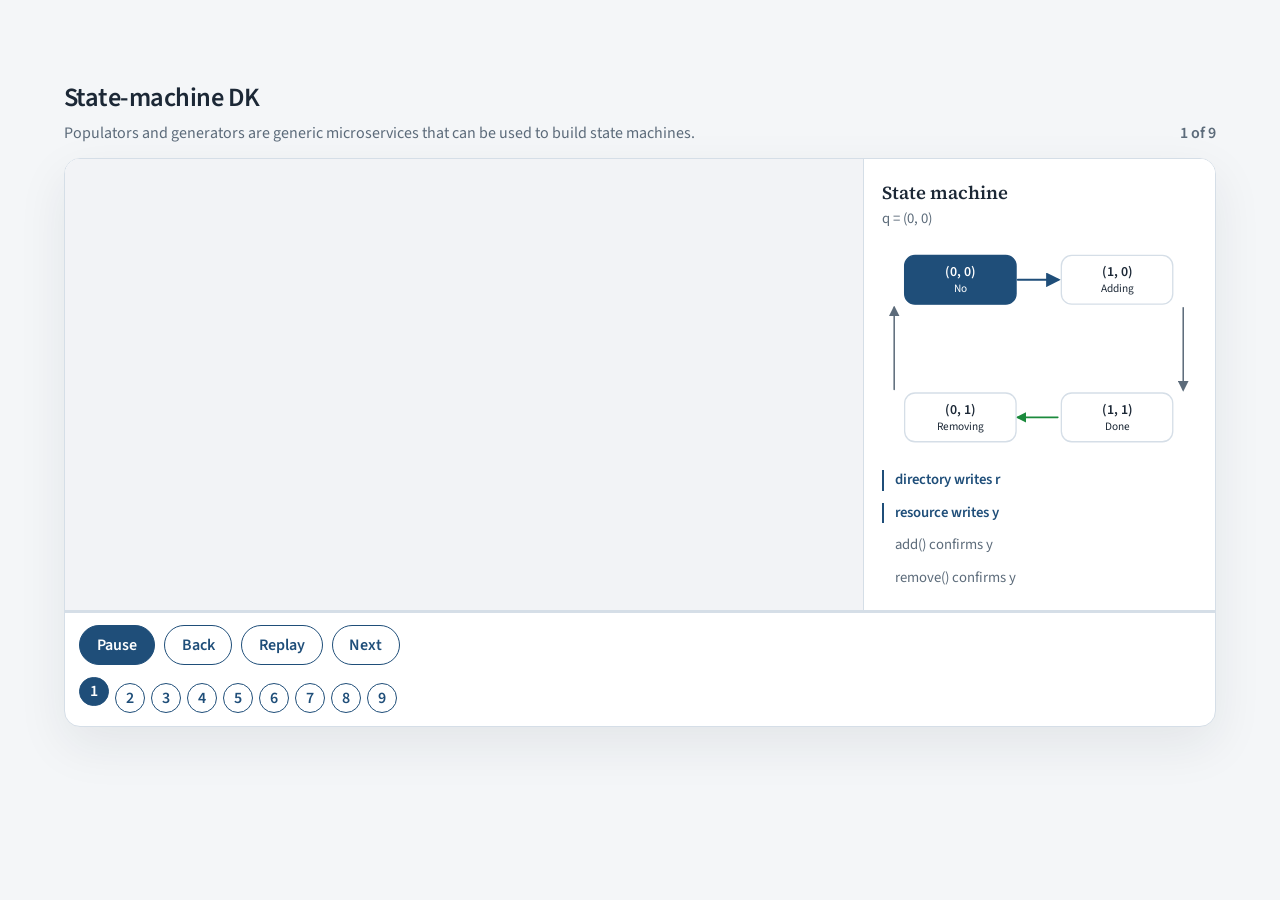
<file: docs/examples/sdk-callback-queue.html>
<!DOCTYPE html>
<html lang="en">
<head>
  <meta charset="utf-8">
  <meta name="viewport" content="width=device-width, initial-scale=1">
  <title>State-machine Development Kit</title>
  <link rel="stylesheet" href="../css/open-props.min.css">
  <link rel="stylesheet" href="../css/main.css">
  <script src="../js/theme.js" defer></script>
  <script src="../js/cycle-player.js" defer></script>
</head>
<body>
<main>
  <div class="cycle-player" data-base="sdk-callback-queue/" data-autostart="now" tabindex="0">
    <div class="top">
      <div>
        <p class="cycle-title">State-machine DK</p>
        <p class="lead">Populators and generators are generic microservices that can be used to build state machines.</p>
      </div>
      <p class="count" aria-live="polite">1 of 9</p>
    </div>
    <div class="player">
      <div class="stage">
        <div class="film">
          <video width="960" height="540" muted playsinline preload="metadata"></video>
        </div>
        <aside class="machine">
          <header class="machine-head">
            <p class="machine-label">State machine</p>
            <p class="machine-state">q = (0, 0)</p>
          </header>
          <svg viewBox="0 0 360 240" role="img" aria-label="State q = (r, y). Directory writes r. add() and remove() confirm y.">
            <defs>
              <marker id="cp-m-green" viewBox="0 0 10 10" refX="8" refY="5" markerWidth="7" markerHeight="7" orient="auto">
                <path d="M 0 0 L 10 5 L 0 10 z"/>
              </marker>
              <marker id="cp-m-ink" viewBox="0 0 10 10" refX="8" refY="5" markerWidth="7" markerHeight="7" orient="auto">
                <path d="M 0 0 L 10 5 L 0 10 z"/>
              </marker>
              <marker id="cp-m-on" viewBox="0 0 10 10" refX="8" refY="5" markerWidth="7" markerHeight="7" orient="auto">
                <path d="M 0 0 L 10 5 L 0 10 z"/>
              </marker>
            </defs>
            <path class="edge dir" data-edge="e-dir-on" data-marker="url(#cp-m-green)" marker-end="url(#cp-m-green)" d="M 156 40 H 202"/>
            <path class="edge gen" data-edge="e-add" data-marker="url(#cp-m-ink)" marker-end="url(#cp-m-ink)" d="M 346 72 V 166"/>
            <path class="edge dir" data-edge="e-dir-off" data-marker="url(#cp-m-green)" marker-end="url(#cp-m-green)" d="M 202 198 H 156"/>
            <path class="edge gen" data-edge="e-remove" data-marker="url(#cp-m-ink)" marker-end="url(#cp-m-ink)" d="M 14 166 V 72"/>
            <g class="node is-on" data-state="s00">
              <rect x="26" y="12" width="128" height="56" rx="12"/>
              <text x="90" y="36" text-anchor="middle" font-size="16" font-weight="700">(0, 0)</text>
              <text class="word" x="90" y="54" text-anchor="middle" font-size="13">No</text>
            </g>
            <g class="node" data-state="s10">
              <rect x="206" y="12" width="128" height="56" rx="12"/>
              <text x="270" y="36" text-anchor="middle" font-size="16" font-weight="700">(1, 0)</text>
              <text class="word" x="270" y="54" text-anchor="middle" font-size="13">Adding</text>
            </g>
            <g class="node" data-state="s11">
              <rect x="206" y="170" width="128" height="56" rx="12"/>
              <text x="270" y="194" text-anchor="middle" font-size="16" font-weight="700">(1, 1)</text>
              <text class="word" x="270" y="212" text-anchor="middle" font-size="13">Done</text>
            </g>
            <g class="node" data-state="s01">
              <rect x="26" y="170" width="128" height="56" rx="12"/>
              <text x="90" y="194" text-anchor="middle" font-size="16" font-weight="700">(0, 1)</text>
              <text class="word" x="90" y="212" text-anchor="middle" font-size="13">Removing</text>
            </g>
          </svg>
          <ul class="actors">
            <li data-actor="directory" class="is-on">directory writes r</li>
            <li data-actor="resource" class="is-on">resource writes y</li>
            <li data-actor="add">add() confirms y</li>
            <li data-actor="remove">remove() confirms y</li>
          </ul>
        </aside>
      </div>
      <div class="track" aria-hidden="true"><span></span></div>
      <div class="controls">
        <button type="button" data-control="pause" aria-pressed="false">Pause</button>
        <button type="button" class="ghost" data-control="back">Back</button>
        <button type="button" class="ghost" data-control="replay" aria-pressed="false">Replay</button>
        <button type="button" class="ghost" data-control="next">Next</button>
        <ol class="dots"></ol>
      </div>
    </div>
  </div>
</main>
</body>
</html>
</file>
<file: docs/css/main.css>
@font-face {
  font-family: "Source Serif 4";
  font-style: normal;
  font-weight: 600;
  font-display: swap;
  src: url("../fonts/source-serif-4-latin-600-normal.woff2") format("woff2");
}

@font-face {
  font-family: "Source Serif 4";
  font-style: italic;
  font-weight: 600;
  font-display: swap;
  src: url("../fonts/source-serif-4-latin-600-italic.woff2") format("woff2");
}

@font-face {
  font-family: "Source Sans 3";
  font-style: normal;
  font-weight: 400;
  font-display: swap;
  src: url("../fonts/source-sans-3-latin-400-normal.woff2") format("woff2");
}

@font-face {
  font-family: "Source Sans 3";
  font-style: italic;
  font-weight: 400;
  font-display: swap;
  src: url("../fonts/source-sans-3-latin-400-italic.woff2") format("woff2");
}

@font-face {
  font-family: "Source Sans 3";
  font-style: normal;
  font-weight: 600;
  font-display: swap;
  src: url("../fonts/source-sans-3-latin-600-normal.woff2") format("woff2");
}

:root {
  --paper: #f4f6f8;
  --ink: #1c2836;
  --muted: #5c6b7a;
  --line: #d5dee7;
  --card: #ffffff;
  --accent: #1f4e79;
  --mark: #1f4e79;
  --mark-ink: #fff;
  --measure: 42rem;
  --frame: 72rem;
  color-scheme: light;
}

[data-theme="dark"] {
  --paper: #1c2836;
  --ink: #f4f6f8;
  --muted: #b4c0cb;
  --line: #3d4d5e;
  --card: #243244;
  --accent: #9ec0e0;
  --mark: #9ec0e0;
  --mark-ink: #1c2836;
  color-scheme: dark;
}

* { box-sizing: border-box; }

body {
  margin: 0;
  background: var(--paper);
  color: var(--ink);
  font-family: "Source Sans 3", var(--font-sans);
  font-size: var(--font-size-1);
  line-height: var(--font-lineheight-3);
}

main {
  width: min(var(--frame), calc(100% - 2 * var(--size-4)));
  margin: 0 auto;
  padding: var(--size-8) 0 var(--size-6);
}

h1, h2, h3 {
  font-family: "Source Serif 4", var(--font-serif);
  font-weight: 600;
  line-height: 1.15;
  margin: 0;
}

h1 { font-size: clamp(2.4rem, 5vw, 3.6rem); }

h2 {
  font-size: var(--font-size-5);
  margin-bottom: var(--size-3);
}

h3 {
  font-family: "Source Sans 3", var(--font-sans);
  font-size: var(--font-size-2);
  margin: var(--size-6) 0 var(--size-3);
}

p, li, dd { max-width: var(--measure); }

main img {
  display: block;
  width: 100%;
  max-width: var(--measure);
  height: auto;
}

button.zoom-trigger {
  display: block;
  width: 100%;
  max-width: var(--measure);
  margin: 0;
  padding: 0;
  border: 0;
  background: none;
  cursor: zoom-in;
  text-align: left;
}

button.zoom-trigger.figure-wide {
  max-width: var(--frame);
}

button.zoom-trigger img {
  width: 100%;
  max-width: none;
  pointer-events: none;
}

img.contact-detail {
  display: inline-block;
  width: auto;
  max-width: none;
  height: 1em;
  vertical-align: -0.15em;
}

.lightbox {
  width: min(96vw, 72rem);
  max-width: 96vw;
  max-height: 96vh;
  margin: auto;
  padding: var(--size-3);
  border: 1px solid var(--line);
  border-radius: var(--radius-2);
  background: var(--paper);
  color: var(--ink);
  box-shadow: none;
}

.lightbox::backdrop {
  background: color-mix(in srgb, #0b1220 72%, transparent);
}

.lightbox-bar {
  display: flex;
  justify-content: flex-end;
  align-items: center;
  gap: var(--size-4);
  margin-bottom: var(--size-3);
}

.lightbox-download,
.lightbox-close {
  margin: 0;
  padding: 0;
  border: 0;
  background: none;
  color: var(--accent);
  font: 600 var(--font-size-0) "Source Sans 3", var(--font-sans);
  text-decoration: none;
  cursor: pointer;
}

.lightbox-download:hover,
.lightbox-close:hover {
  text-decoration: underline;
}

.lightbox-image {
  display: block;
  width: auto;
  max-width: 100%;
  max-height: calc(96vh - 7.5rem);
  height: auto;
  margin: 0 auto;
}

.lightbox-caption {
  max-width: 48rem;
  margin: var(--size-3) auto 0;
  color: var(--muted);
  font-size: var(--font-size-0);
  line-height: 1.45;
  text-align: left;
}

.lightbox-caption[hidden] {
  display: none;
}

a { color: var(--accent); }

code {
  background: var(--card);
  color: var(--ink);
  padding: 0.1em 0.35em;
  border-radius: 0.25rem;
  font-size: 0.95em;
}

pre {
  max-width: var(--frame);
  overflow-x: auto;
  margin: var(--size-4) 0;
  padding: var(--size-3);
  background: var(--card);
  border: 1px solid var(--line);
  line-height: 1.45;
}

pre code {
  background: none;
  padding: 0;
}

table.data {
  border-collapse: collapse;
  max-width: var(--frame);
  margin: var(--size-4) 0;
}

table.data th,
table.data td {
  border-bottom: 1px solid var(--line);
  padding: 0.45rem 1rem 0.45rem 0;
  text-align: left;
  vertical-align: top;
}

a:hover { text-decoration: none; }

:focus-visible {
  outline: 2px solid var(--accent);
  outline-offset: 3px;
}

.site-header { margin-bottom: var(--size-5); }

.site-title {
  display: flex;
  align-items: flex-start;
  justify-content: space-between;
  gap: var(--size-4);
}

.profiles {
  display: flex;
  flex: 0 0 auto;
  align-self: stretch;
  align-items: center;
  gap: var(--size-4);
  margin-top: 0;
  padding-left: var(--size-4);
}

.profile {
  display: inline-flex;
  align-items: center;
  gap: 0.4rem;
  color: var(--ink);
  font-size: var(--font-size-0);
  font-weight: 600;
  text-decoration: none;
}

.profile svg {
  width: 20px;
  height: 20px;
  flex: 0 0 auto;
}

.profile:hover { color: var(--accent); }

.theme-toggle {
  margin: 0;
  padding: 0;
  border: 0;
  background: none;
  color: var(--ink);
  font: 600 var(--font-size-0) "Source Sans 3", var(--font-sans);
  cursor: pointer;
}

.theme-toggle:hover { color: var(--accent); }

.lede {
  max-width: 38rem;
  margin: var(--size-3) 0 0;
  color: var(--muted);
  font-size: var(--font-size-3);
  line-height: 1.4;
}

.footer-links {
  display: flex;
  flex-wrap: wrap;
  gap: 0.35rem 1.25rem;
}

.tabbar {
  display: flex;
  align-items: stretch;
  position: sticky;
  top: 0;
  z-index: 1;
  background: var(--paper);
  margin: 0 calc(var(--size-4) * -1);
  padding: 0 var(--size-4);
  border-bottom: 1px solid var(--line);
}

.tablist {
  display: flex;
  flex: 1 1 auto;
  min-width: 0;
  gap: var(--size-4);
  overflow-x: auto;
  scrollbar-width: none;
}

.tablist::-webkit-scrollbar { display: none; }

.tab {
  flex: 0 0 auto;
  margin: 0;
  padding: var(--size-3) 0;
  border: 0;
  background: none;
  color: var(--muted);
  font: 600 var(--font-size-1) "Source Sans 3", var(--font-sans);
  text-decoration: none;
  cursor: pointer;
  box-shadow: inset 0 -2px 0 transparent;
}

.tab[aria-selected="true"] {
  color: var(--accent);
  box-shadow: inset 0 -2px 0 var(--accent);
}

.panel { padding-top: var(--size-5); }

.panel > h2 { max-width: var(--measure); }

#whitepaper {
  counter-reset: wp-sec;
}

#whitepaper > h2 + p {
  margin: 0 0 0.4rem;
  color: var(--muted);
  text-align: left;
  letter-spacing: 0.01em;
}

#whitepaper > h2 + p + p:has(> a[href$=".pdf"]:only-child) {
  margin: 0 0 1.75rem;
  text-align: left;
  hyphens: none;
}

#whitepaper h3,
#whitepaper h4 {
  scroll-margin-top: 4.5rem;
}

#whitepaper h3 {
  font-family: "Source Serif 4", var(--font-serif);
  font-size: var(--font-size-4);
  line-height: 1.2;
  margin: 2.75rem 0 0.9rem;
  padding-bottom: 0.35rem;
  border-bottom: 1px solid var(--line);
}

#whitepaper h3:not(.abstract):not(.toc) {
  counter-increment: wp-sec;
  counter-reset: wp-sub;
}

#whitepaper h3:not(.abstract):not(.toc)::before {
  content: counter(wp-sec) ". ";
}

#whitepaper h3.abstract,
#whitepaper h3.toc {
  margin-top: 0;
  margin-bottom: 0.65rem;
  padding-bottom: 0;
  border-bottom: 0;
  font-size: var(--font-size-3);
}

#whitepaper h3.toc { margin-top: 2rem; }

#whitepaper h4 {
  counter-increment: wp-sub;
  font-family: "Source Sans 3", var(--font-sans);
  font-size: var(--font-size-2);
  font-weight: 600;
  line-height: 1.3;
  margin: 1.85rem 0 0.55rem;
}

#whitepaper h4::before {
  content: counter(wp-sec) "." counter(wp-sub) " ";
  color: var(--muted);
}

#whitepaper p {
  margin: 0 0 0.95rem;
  text-align: justify;
  hyphens: auto;
  line-height: 1.6;
}

#whitepaper h3.abstract + p { margin-bottom: 0.4rem; }

#whitepaper code {
  background: none;
  padding: 0;
  border-radius: 0;
  color: inherit;
  font-family: Georgia, "Times New Roman", "Liberation Serif", serif;
  font-style: italic;
  font-weight: 400;
  font-size: 1.05em;
}

#whitepaper code .op {
  font-style: normal;
}

#whitepaper p:has(> code:only-child) {
  margin: 0.85rem 0 1rem;
  padding: 0;
  text-align: center;
  hyphens: none;
  background: none;
  border: 0;
}

#whitepaper p:has(> code:only-child) code {
  font-size: 1.15em;
}

#whitepaper p.eq {
  display: grid;
  grid-template-columns: 1fr auto 1fr;
  align-items: baseline;
  text-align: center;
  hyphens: none;
}

#whitepaper p.eq code {
  grid-column: 2;
  font-size: 1.15em;
}

#whitepaper p.eq .eq-no {
  grid-column: 3;
  justify-self: end;
  padding-left: 1.25rem;
  font-family: "Source Serif 4", Georgia, "Times New Roman", serif;
  font-style: normal;
  font-size: 1.05em;
}

#whitepaper p:has(> em:only-child) {
  margin: 0.35rem 0 1.6rem;
  text-align: center;
  hyphens: none;
  color: var(--muted);
  font-size: 0.95em;
}

#whitepaper ul,
#whitepaper ol {
  margin: 0.2rem 0 1.15rem;
}

#whitepaper li {
  text-align: left;
  hyphens: none;
}

#whitepaper h3.toc + ol {
  margin-bottom: 2.4rem;
  padding-left: 1.35rem;
}

#whitepaper h3.toc + ol ul {
  margin: 0.15rem 0 0.45rem;
  padding-left: 1.15rem;
}

#whitepaper h3.toc + ol a { text-decoration: none; }

#whitepaper h3.toc + ol a:hover { text-decoration: underline; }

#whitepaper #references + ol li {
  margin-top: 0.7rem;
  padding-left: 0.25rem;
  scroll-margin-top: 4.5rem;
}

#whitepaper #references + ol li span[id^="ref-"] {
  scroll-margin-top: 4.5rem;
}

#whitepaper a.cite {
  text-decoration: none;
  padding: 0 0.15em;
  border-radius: 0.2rem;
  background: color-mix(in srgb, var(--accent) 10%, transparent);
}

#whitepaper a.cite:hover,
#whitepaper a.cite:focus-visible {
  text-decoration: none;
  background: color-mix(in srgb, var(--accent) 18%, transparent);
}

.cite-preview {
  position: fixed;
  z-index: 30;
  width: min(26rem, calc(100vw - 1.5rem));
  margin: 0;
  padding: 0.8rem 1rem 0.95rem;
  background: var(--card);
  color: var(--ink);
  border: 1px solid var(--line);
  border-radius: var(--radius-2);
  box-shadow: 0 14px 36px rgba(28, 40, 54, 0.14);
  font-family: "Source Serif 4", Georgia, "Times New Roman", serif;
  font-size: 0.95rem;
  font-weight: 400;
  line-height: 1.45;
  text-align: left;
  hyphens: none;
}

[data-theme="dark"] .cite-preview {
  box-shadow: 0 16px 40px rgba(0, 0, 0, 0.45);
}

.cite-preview[hidden] { display: none; }

.cite-preview-no {
  display: block;
  margin: 0 0 0.4rem;
  font-family: "Source Sans 3", var(--font-sans);
  font-size: 0.72rem;
  font-weight: 600;
  letter-spacing: 0.12em;
  color: var(--accent);
}

.cite-preview-body { margin: 0; max-width: none; }

.cite-preview-body em { font-style: italic; }

.cite-preview-body a { color: var(--accent); }

#whitepaper .zoom-trigger { margin: 1.15rem 0 0.35rem; }

.figure-compare { max-width: var(--measure); }

.figure-compare-switch {
  display: none;
  width: max-content;
  margin: 0;
  border: 1px solid var(--line);
  border-radius: 0.35rem;
  overflow: hidden;
}

.figure-compare.is-ready .figure-compare-switch { display: flex; }

.figure-compare-name {
  margin: 0;
  min-width: 9.5rem;
  padding: 0.5rem 1.15rem;
  border: 0;
  border-right: 1px solid var(--line);
  background: var(--card);
  color: var(--muted);
  font-family: "Source Sans 3", var(--font-sans);
  font-size: 0.95rem;
  font-weight: 600;
  line-height: 1.2;
  cursor: pointer;
}

.figure-compare-name:last-child { border-right: 0; }

.figure-compare-name[aria-pressed="true"] {
  background: var(--mark);
  color: var(--mark-ink);
}

#whitepaper .figure-compare.is-ready { margin-top: 1.15rem; }

#whitepaper .figure-compare.is-ready .zoom-trigger { margin-top: 0.45rem; }

ul, ol { padding-left: 1.2rem; }

li + li { margin-top: 0.4rem; }

#the-loop + ol {
  list-style: none;
  margin: var(--size-3) 0 var(--size-4);
  padding: 0;
  counter-reset: step;
}

#the-loop + ol li {
  position: relative;
  max-width: var(--measure);
  margin: 0;
  padding: 0 0 var(--size-4) 2.6rem;
  border-left: 1px solid var(--line);
}

#the-loop + ol li:last-child {
  border-left-color: transparent;
  padding-bottom: 0;
}

#the-loop + ol li::before {
  counter-increment: step;
  content: counter(step);
  position: absolute;
  left: -0.85rem;
  top: 0;
  width: 1.7rem;
  height: 1.7rem;
  display: grid;
  place-items: center;
  border-radius: var(--radius-round);
  background: var(--mark);
  color: var(--mark-ink);
  font-size: var(--font-size-0);
  font-weight: 600;
}

blockquote {
  max-width: var(--measure);
  margin: var(--size-5) 0;
  padding: var(--size-4);
  background: var(--card);
  border: 1px solid var(--line);
  border-left: 4px solid var(--accent);
  border-radius: var(--radius-2);
}

blockquote p {
  margin: 0;
  max-width: none;
}

blockquote p:first-child {
  margin-bottom: var(--size-2);
  color: var(--accent);
  font-size: var(--font-size-0);
  font-weight: 600;
  letter-spacing: 0.06em;
  text-transform: uppercase;
}

dl dt {
  margin-top: var(--size-3);
  font-weight: 600;
}

dl dd { margin: 0.25rem 0 0; }

.cards {
  display: grid;
  grid-template-columns: repeat(2, minmax(0, 1fr));
  gap: var(--size-3);
  max-width: var(--measure);
  margin-top: var(--size-3);
}

.card {
  margin: 0;
  padding: var(--size-3) var(--size-4);
  background: var(--card);
  border: 1px solid var(--line);
  border-radius: var(--radius-2);
}

.card dt,
.card dd { max-width: none; }

.card dt { margin: 0; }

table.glossary {
  width: 100%;
  max-width: var(--measure);
  border-collapse: separate;
  border-spacing: 0 0.75rem;
  margin: var(--size-3) 0;
}

table.glossary thead th {
  padding: 0 0.9rem 0.15rem;
  color: var(--muted);
  font-size: var(--font-size-0);
  font-weight: 600;
  letter-spacing: 0.04em;
  text-align: left;
  text-transform: uppercase;
}

table.glossary tbody tr {
  cursor: pointer;
  scroll-margin-top: 4.5rem;
}

table.glossary tbody th,
table.glossary td {
  padding: 0.85rem 0.95rem;
  background: var(--card);
  border-top: 1px solid var(--line);
  border-bottom: 1px solid var(--line);
  vertical-align: top;
  text-align: left;
}

table.glossary tbody th {
  width: 32%;
  border-left: 1px solid var(--line);
  border-radius: var(--radius-2) 0 0 var(--radius-2);
  color: var(--accent);
  font-family: "Source Serif 4", var(--font-serif);
  font-size: 1.05rem;
  font-weight: 600;
  scroll-margin-top: 4.5rem;
}

table.glossary tbody td {
  border-right: 1px solid var(--line);
  border-radius: 0 var(--radius-2) var(--radius-2) 0;
}

table.glossary tbody tr:hover th,
table.glossary tbody tr:hover td {
  border-color: var(--accent);
}

table.glossary tbody tr.is-current th,
table.glossary tbody tr.is-current td {
  background: color-mix(in srgb, var(--accent) 14%, var(--card));
  border-color: var(--accent);
}

table.glossary tbody tr.is-current th {
  box-shadow: inset 3px 0 0 var(--accent);
}

a.glossary-link {
  color: inherit;
  font-style: italic;
  text-decoration-line: underline;
  text-decoration-style: dotted;
  text-underline-offset: 0.15em;
}

table.compare,
table.benefits {
  width: 100%;
  max-width: var(--measure);
  border-collapse: collapse;
  margin: var(--size-4) 0;
}

table.compare th,
table.compare td,
table.benefits td {
  padding: var(--size-3) var(--size-4);
  vertical-align: top;
  text-align: left;
}

table.compare {
  display: block;
}

table.compare thead,
table.compare tbody,
table.compare tr { display: block; }

table.compare tr {
  display: grid;
  grid-template-columns: 1fr 1fr;
  gap: var(--size-3);
}

table.compare th,
table.compare td {
  max-width: none;
  background: var(--card);
  border: 1px solid var(--line);
  border-radius: var(--radius-2);
}

table.compare th {
  font-family: "Source Sans 3", var(--font-sans);
  font-size: var(--font-size-0);
  letter-spacing: 0.02em;
  color: var(--muted);
}

table.benefits thead { display: none; }

table.benefits,
table.benefits tbody { display: block; }

table.benefits tr {
  display: grid;
  grid-template-columns: 11rem 1fr;
  gap: var(--size-2) var(--size-4);
  padding: var(--size-3) 0;
  border-bottom: 1px solid var(--line);
}

table.benefits td { padding: 0; }

table.benefits td:first-child { font-weight: 600; }

.site-footer {
  width: min(var(--frame), calc(100% - 2 * var(--size-4)));
  margin: 0 auto;
  padding: var(--size-5) 0 var(--size-7);
  color: var(--muted);
  font-size: var(--font-size-0);
}

@media (max-width: 60rem) {
  .tabbar { flex-wrap: wrap; }

  .profiles {
    order: -1;
    flex: 1 0 100%;
    justify-content: flex-start;
    padding-left: 0;
  }

  .tablist { flex: 1 0 100%; }
}

@media (max-width: 40rem) {
  .cards { grid-template-columns: 1fr; }

  table.compare tr,
  table.benefits tr { grid-template-columns: 1fr; }

  table.compare thead { position: absolute; width: 1px; height: 1px; overflow: hidden; clip: rect(0 0 0 0); }

  table.compare td:nth-child(1)::before,
  table.compare td:nth-child(2)::before {
    display: block;
    margin-bottom: 0.25rem;
    color: var(--muted);
    font-size: var(--font-size-0);
    font-weight: 600;
  }

  table.compare td:nth-child(1)::before { content: "Conventional"; }
  table.compare td:nth-child(2)::before { content: "Continuous Governance"; }

  table.glossary thead {
    position: absolute;
    width: 1px;
    height: 1px;
    overflow: hidden;
    clip: rect(0 0 0 0);
  }

  table.glossary tbody tr {
    display: block;
    margin-bottom: 0.75rem;
  }

  table.glossary tbody th,
  table.glossary tbody td {
    display: block;
    width: auto;
  }

  table.glossary tbody th {
    padding-bottom: 0.2rem;
    border-right: 1px solid var(--line);
    border-bottom: 0;
    border-radius: var(--radius-2) var(--radius-2) 0 0;
  }

  table.glossary tbody td {
    border-left: 1px solid var(--line);
    border-top: 0;
    border-radius: 0 0 var(--radius-2) var(--radius-2);
  }
}

.how-open {
  position: fixed;
  z-index: 40;
  right: 1.25rem;
  bottom: 1.25rem;
  display: inline-flex;
  align-items: center;
  gap: 0.45rem;
  border: 1px solid var(--accent);
  background: var(--accent);
  color: var(--mark-ink);
  font: inherit;
  font-weight: 650;
  border-radius: 999px;
  padding: 0.7rem 1.1rem 0.7rem 0.95rem;
  box-shadow: 0 10px 30px color-mix(in srgb, var(--ink) 18%, transparent);
  cursor: pointer;
}
.how-open:focus-visible {
  outline: 3px solid var(--accent);
  outline-offset: 3px;
}
.how-it-works {
  width: min(var(--frame), calc(100vw - 2rem));
  max-height: calc(100vh - 2rem);
  margin: auto;
  padding: 1.1rem 1.15rem 1.2rem;
  border: 1px solid var(--line);
  border-radius: 18px;
  background: var(--paper);
  color: var(--ink);
  box-shadow: 0 24px 80px color-mix(in srgb, var(--ink) 28%, transparent);
}
.how-it-works::backdrop {
  background: color-mix(in srgb, var(--ink) 42%, transparent);
}
.how-bar {
  display: flex;
  align-items: flex-start;
  justify-content: space-between;
  gap: 1rem;
  margin-bottom: 0.9rem;
}
.how-title {
  margin: 0;
  font-family: "Source Serif 4", var(--font-serif);
  font-size: 1.7rem;
  font-weight: 600;
  letter-spacing: -0.02em;
}
.how-lead,
.how-it-works .how-lead {
  max-width: none;
  margin: 0.25rem 0 0;
  color: var(--muted);
}
.how-close {
  appearance: none;
  border: 1px solid var(--line);
  background: var(--card);
  color: var(--ink);
  font: inherit;
  font-weight: 650;
  border-radius: 999px;
  padding: 0.45rem 0.9rem;
  cursor: pointer;
}
.how-close:focus-visible,
.how-it-works button:focus-visible {
  outline: 3px solid var(--accent);
  outline-offset: 2px;
}
.how-it-works .cycle-player {
  margin: 0;
}
.cycle-player {
  width: 100%;
  max-width: none;
  margin: var(--size-7) 0 var(--size-5);
  color: var(--ink);
  font-family: "Source Sans 3", var(--font-sans);
  line-height: 1.4;
}
.cycle-player p,
.cycle-player li {
  max-width: none;
}
.cycle-player .cycle-title {
  margin: 0;
  font-family: "Source Sans 3", var(--font-sans);
  font-size: 1.65rem;
  font-weight: 650;
  letter-spacing: -0.02em;
  color: var(--ink);
}
.cycle-player .top {
  display: flex;
  align-items: flex-end;
  justify-content: space-between;
  gap: 1rem;
  margin-bottom: 0.85rem;
}
.cycle-player .lead {
  margin: 0.3rem 0 0;
  color: var(--muted);
}
.cycle-player .count {
  margin: 0;
  color: var(--muted);
  font-variant-numeric: tabular-nums;
  font-weight: 650;
  white-space: nowrap;
}
.cycle-player .player {
  background: var(--card);
  border: 1px solid var(--line);
  border-radius: 16px;
  box-shadow: 0 18px 50px color-mix(in srgb, var(--ink) 8%, transparent);
  overflow: hidden;
}
.cycle-player .stage {
  display: grid;
  grid-template-columns: minmax(0, 1fr) minmax(16rem, 22rem);
  align-items: stretch;
  background: var(--card);
}
.cycle-player .film {
  min-width: 0;
  background: #f2f3f6;
}
.cycle-player video {
  display: block;
  width: 100%;
  height: auto;
  background: #f2f3f6;
}
[data-theme="dark"] .cycle-player .film,
[data-theme="dark"] .cycle-player video {
  background: #1c2836;
}
.cycle-player .track {
  height: 3px;
  background: var(--line);
}
.cycle-player .track > span {
  display: block;
  height: 100%;
  width: 100%;
  background: var(--accent);
  transform: scaleX(0);
  transform-origin: left center;
}
.cycle-player .controls {
  display: flex;
  flex-wrap: wrap;
  align-items: center;
  gap: 0.55rem;
  padding: 0.75rem 0.9rem 0.85rem;
}
.cycle-player button {
  appearance: none;
  border: 1px solid var(--accent);
  background: var(--accent);
  color: var(--mark-ink);
  font: inherit;
  font-weight: 650;
  border-radius: 999px;
  padding: 0.5rem 1.05rem;
  cursor: pointer;
}
.cycle-player button.ghost {
  background: transparent;
  color: var(--accent);
}
.cycle-player button:disabled {
  opacity: 0.4;
  cursor: default;
}
.cycle-player button:focus-visible {
  outline: 3px solid var(--accent);
  outline-offset: 2px;
}
.cycle-player .player.is-held [data-control="next"] {
  box-shadow: 0 0 0 4px color-mix(in srgb, var(--accent) 28%, transparent);
}
.cycle-player .machine {
  display: flex;
  flex-direction: column;
  justify-content: center;
  gap: 1rem;
  padding: 1.35rem 1.25rem 1.35rem 1.1rem;
  border-left: 1px solid var(--line);
  background: var(--card);
}
.cycle-player .machine-label {
  margin: 0;
  font-family: "Source Serif 4", var(--font-serif);
  font-size: 1.15rem;
  font-weight: 600;
}
.cycle-player .machine-state {
  margin: 0.15rem 0 0;
  color: var(--muted);
  font-variant-numeric: tabular-nums;
  font-size: 0.92rem;
}
.cycle-player .machine svg {
  display: block;
  width: 100%;
  height: auto;
}
.cycle-player .node rect {
  fill: var(--card);
  stroke: var(--line);
  stroke-width: 1.5;
}
.cycle-player .node text {
  fill: var(--ink);
  font-family: "Source Sans 3", var(--font-sans);
}
.cycle-player .word { fill: var(--muted); }
.cycle-player .node.is-on rect { fill: var(--accent); stroke: var(--accent); }
.cycle-player .node.is-on text,
.cycle-player .node.is-on .word { fill: var(--mark-ink); }
.cycle-player .edge { fill: none; stroke-width: 1.75; stroke-linecap: round; }
.cycle-player .edge.dir { stroke: #1b8a3c; }
.cycle-player .edge.gen { stroke: var(--muted); }
.cycle-player .edge.is-on { stroke: var(--accent); stroke-width: 2.4; }
.cycle-player #cp-m-green path { fill: #1b8a3c; }
.cycle-player #cp-m-ink path { fill: var(--muted); }
.cycle-player #cp-m-on path { fill: var(--accent); }
[data-theme="dark"] .cycle-player .edge.dir { stroke: #5dca86; }
[data-theme="dark"] .cycle-player #cp-m-green path { fill: #5dca86; }
.cycle-player .actors {
  display: flex;
  flex-direction: column;
  gap: 0.35rem;
  margin: 0;
  padding: 0;
  list-style: none;
}
.cycle-player .actors li {
  color: var(--muted);
  font-size: 0.92rem;
  padding-left: 0.7rem;
  border-left: 2px solid transparent;
}
.cycle-player .actors li.is-on {
  color: var(--accent);
  font-weight: 650;
  border-left-color: var(--accent);
}
.cycle-player .actors li.is-quiet {
  border-left-style: dashed;
  border-left-color: var(--line);
}
.cycle-player .dots {
  display: flex;
  flex-wrap: wrap;
  gap: 0.4rem;
  width: 100%;
  margin: 0.15rem 0 0;
  padding: 0;
  list-style: none;
}
.cycle-player .dots button {
  width: 1.85rem;
  height: 1.85rem;
  padding: 0;
  background: transparent;
  color: var(--accent);
}
.cycle-player .dots button[aria-current="step"],
.cycle-player [data-control="replay"][aria-pressed="true"] {
  background: var(--accent);
  color: var(--mark-ink);
}
@media (max-width: 60rem) {
  .cycle-player .stage { grid-template-columns: 1fr; }
  .cycle-player .machine {
    border-left: 0;
    border-top: 1px solid var(--line);
  }
  .cycle-player .machine svg { max-width: 26rem; }
}
</file>
<file: docs/css/open-props.min.css>
:where(html){--font-system-ui:system-ui,-apple-system,Segoe UI,Roboto,Ubuntu,Cantarell,Noto Sans,sans-serif;--font-transitional:Charter,Bitstream Charter,Sitka Text,Cambria,serif;--font-old-style:Iowan Old Style,Palatino Linotype,URW Palladio L,P052,serif;--font-humanist:Seravek,Gill Sans Nova,Ubuntu,Calibri,DejaVu Sans,source-sans-pro,sans-serif;--font-geometric-humanist:Avenir,Montserrat,Corbel,URW Gothic,source-sans-pro,sans-serif;--font-classical-humanist:Optima,Candara,Noto Sans,source-sans-pro,sans-serif;--font-neo-grotesque:Inter,Roboto,Helvetica Neue,Arial Nova,Nimbus Sans,Arial,sans-serif;--font-monospace-slab-serif:Nimbus Mono PS,Courier New,monospace;--font-monospace-code:Dank Mono,Operator Mono,Inconsolata,Fira Mono,ui-monospace,SF Mono,Monaco,Droid Sans Mono,Source Code Pro,Cascadia Code,Menlo,Consolas,DejaVu Sans Mono,monospace;--font-industrial:Bahnschrift,DIN Alternate,Franklin Gothic Medium,Nimbus Sans Narrow,sans-serif-condensed,sans-serif;--font-rounded-sans:ui-rounded,Hiragino Maru Gothic ProN,Quicksand,Comfortaa,Manjari,Arial Rounded MT,Arial Rounded MT Bold,Calibri,source-sans-pro,sans-serif;--font-slab-serif:Rockwell,Rockwell Nova,Roboto Slab,DejaVu Serif,Sitka Small,serif;--font-antique:Superclarendon,Bookman Old Style,URW Bookman,URW Bookman L,Georgia Pro,Georgia,serif;--font-didone:Didot,Bodoni MT,Noto Serif Display,URW Palladio L,P052,Sylfaen,serif;--font-handwritten:Segoe Print,Bradley Hand,Chilanka,TSCu_Comic,casual,cursive;--font-sans:var(--font-system-ui);--font-serif:ui-serif,serif;--font-mono:var(--font-monospace-code);--font-weight-1:100;--font-weight-2:200;--font-weight-3:300;--font-weight-4:400;--font-weight-5:500;--font-weight-6:600;--font-weight-7:700;--font-weight-8:800;--font-weight-9:900;--font-lineheight-00:.95;--font-lineheight-0:1.1;--font-lineheight-1:1.25;--font-lineheight-2:1.375;--font-lineheight-3:1.5;--font-lineheight-4:1.75;--font-lineheight-5:2;--font-letterspacing-0:-.05em;--font-letterspacing-1:.025em;--font-letterspacing-2:.050em;--font-letterspacing-3:.075em;--font-letterspacing-4:.150em;--font-letterspacing-5:.500em;--font-letterspacing-6:.750em;--font-letterspacing-7:1em;--font-size-00:.5rem;--font-size-0:.75rem;--font-size-1:1rem;--font-size-2:1.1rem;--font-size-3:1.25rem;--font-size-4:1.5rem;--font-size-5:2rem;--font-size-6:2.5rem;--font-size-7:3rem;--font-size-8:3.5rem;--font-size-fluid-0:clamp(.75rem,2vw,1rem);--font-size-fluid-1:clamp(1rem,4vw,1.5rem);--font-size-fluid-2:clamp(1.5rem,6vw,2.5rem);--font-size-fluid-3:clamp(2rem,9vw,3.5rem);--size-000:-.5rem;--size-00:-.25rem;--size-1:.25rem;--size-2:.5rem;--size-3:1rem;--size-4:1.25rem;--size-5:1.5rem;--size-6:1.75rem;--size-7:2rem;--size-8:3rem;--size-9:4rem;--size-10:5rem;--size-11:7.5rem;--size-12:10rem;--size-13:15rem;--size-14:20rem;--size-15:30rem;--size-px-000:-8px;--size-px-00:-4px;--size-px-1:4px;--size-px-2:8px;--size-px-3:16px;--size-px-4:20px;--size-px-5:24px;--size-px-6:28px;--size-px-7:32px;--size-px-8:48px;--size-px-9:64px;--size-px-10:80px;--size-px-11:120px;--size-px-12:160px;--size-px-13:240px;--size-px-14:320px;--size-px-15:480px;--size-fluid-1:clamp(.5rem,1vw,1rem);--size-fluid-2:clamp(1rem,2vw,1.5rem);--size-fluid-3:clamp(1.5rem,3vw,2rem);--size-fluid-4:clamp(2rem,4vw,3rem);--size-fluid-5:clamp(4rem,5vw,5rem);--size-fluid-6:clamp(5rem,7vw,7.5rem);--size-fluid-7:clamp(7.5rem,10vw,10rem);--size-fluid-8:clamp(10rem,20vw,15rem);--size-fluid-9:clamp(15rem,30vw,20rem);--size-fluid-10:clamp(20rem,40vw,30rem);--size-content-1:20ch;--size-content-2:45ch;--size-content-3:60ch;--size-header-1:20ch;--size-header-2:25ch;--size-header-3:35ch;--size-xxs:240px;--size-xs:360px;--size-sm:480px;--size-md:768px;--size-lg:1024px;--size-xl:1440px;--size-xxl:1920px;--size-relative-000:-.5ch;--size-relative-00:-.25ch;--size-relative-1:.25ch;--size-relative-2:.5ch;--size-relative-3:1ch;--size-relative-4:1.25ch;--size-relative-5:1.5ch;--size-relative-6:1.75ch;--size-relative-7:2ch;--size-relative-8:3ch;--size-relative-9:4ch;--size-relative-10:5ch;--size-relative-11:7.5ch;--size-relative-12:10ch;--size-relative-13:15ch;--size-relative-14:20ch;--size-relative-15:30ch;--ease-1:cubic-bezier(.25,0,.5,1);--ease-2:cubic-bezier(.25,0,.4,1);--ease-3:cubic-bezier(.25,0,.3,1);--ease-4:cubic-bezier(.25,0,.2,1);--ease-5:cubic-bezier(.25,0,.1,1);--ease-in-1:cubic-bezier(.25,0,1,1);--ease-in-2:cubic-bezier(.50,0,1,1);--ease-in-3:cubic-bezier(.70,0,1,1);--ease-in-4:cubic-bezier(.90,0,1,1);--ease-in-5:cubic-bezier(1,0,1,1);--ease-out-1:cubic-bezier(0,0,.75,1);--ease-out-2:cubic-bezier(0,0,.50,1);--ease-out-3:cubic-bezier(0,0,.3,1);--ease-out-4:cubic-bezier(0,0,.1,1);--ease-out-5:cubic-bezier(0,0,0,1);--ease-in-out-1:cubic-bezier(.1,0,.9,1);--ease-in-out-2:cubic-bezier(.3,0,.7,1);--ease-in-out-3:cubic-bezier(.5,0,.5,1);--ease-in-out-4:cubic-bezier(.7,0,.3,1);--ease-in-out-5:cubic-bezier(.9,0,.1,1);--ease-elastic-out-1:cubic-bezier(.5,.75,.75,1.25);--ease-elastic-out-2:cubic-bezier(.5,1,.75,1.25);--ease-elastic-out-3:cubic-bezier(.5,1.25,.75,1.25);--ease-elastic-out-4:cubic-bezier(.5,1.5,.75,1.25);--ease-elastic-out-5:cubic-bezier(.5,1.75,.75,1.25);--ease-elastic-in-1:cubic-bezier(.5,-0.25,.75,1);--ease-elastic-in-2:cubic-bezier(.5,-0.50,.75,1);--ease-elastic-in-3:cubic-bezier(.5,-0.75,.75,1);--ease-elastic-in-4:cubic-bezier(.5,-1.00,.75,1);--ease-elastic-in-5:cubic-bezier(.5,-1.25,.75,1);--ease-elastic-in-out-1:cubic-bezier(.5,-.1,.1,1.5);--ease-elastic-in-out-2:cubic-bezier(.5,-.3,.1,1.5);--ease-elastic-in-out-3:cubic-bezier(.5,-.5,.1,1.5);--ease-elastic-in-out-4:cubic-bezier(.5,-.7,.1,1.5);--ease-elastic-in-out-5:cubic-bezier(.5,-.9,.1,1.5);--ease-step-1:steps(2);--ease-step-2:steps(3);--ease-step-3:steps(4);--ease-step-4:steps(7);--ease-step-5:steps(10);--ease-elastic-1:var(--ease-elastic-out-1);--ease-elastic-2:var(--ease-elastic-out-2);--ease-elastic-3:var(--ease-elastic-out-3);--ease-elastic-4:var(--ease-elastic-out-4);--ease-elastic-5:var(--ease-elastic-out-5);--ease-squish-1:var(--ease-elastic-in-out-1);--ease-squish-2:var(--ease-elastic-in-out-2);--ease-squish-3:var(--ease-elastic-in-out-3);--ease-squish-4:var(--ease-elastic-in-out-4);--ease-squish-5:var(--ease-elastic-in-out-5);--ease-spring-1:linear(0,0.006,0.025 2.8%,0.101 6.1%,0.539 18.9%,0.721 25.3%,0.849 31.5%,0.937 38.1%,0.968 41.8%,0.991 45.7%,1.006 50.1%,1.015 55%,1.017 63.9%,1.001);--ease-spring-2:linear(0,0.007,0.029 2.2%,0.118 4.7%,0.625 14.4%,0.826 19%,0.902,0.962,1.008 26.1%,1.041 28.7%,1.064 32.1%,1.07 36%,1.061 40.5%,1.015 53.4%,0.999 61.6%,0.995 71.2%,1);--ease-spring-3:linear(0,0.009,0.035 2.1%,0.141 4.4%,0.723 12.9%,0.938 16.7%,1.017,1.077,1.121,1.149 24.3%,1.159,1.163,1.161,1.154 29.9%,1.129 32.8%,1.051 39.6%,1.017 43.1%,0.991,0.977 51%,0.974 53.8%,0.975 57.1%,0.997 69.8%,1.003 76.9%,1);--ease-spring-4:linear(0,0.009,0.037 1.7%,0.153 3.6%,0.776 10.3%,1.001,1.142 16%,1.185,1.209 19%,1.215 19.9% 20.8%,1.199,1.165 25%,1.056 30.3%,1.008 33%,0.973,0.955 39.2%,0.953 41.1%,0.957 43.3%,0.998 53.3%,1.009 59.1% 63.7%,0.998 78.9%,1);--ease-spring-5:linear(0,0.01,0.04 1.6%,0.161 3.3%,0.816 9.4%,1.046,1.189 14.4%,1.231,1.254 17%,1.259,1.257 18.6%,1.236,1.194 22.3%,1.057 27%,0.999 29.4%,0.955 32.1%,0.942,0.935 34.9%,0.933,0.939 38.4%,1 47.3%,1.011,1.017 52.6%,1.016 56.4%,1 65.2%,0.996 70.2%,1.001 87.2%,1);--ease-bounce-1:linear(0,0.004,0.016,0.035,0.063,0.098,0.141,0.191,0.25,0.316,0.391 36.8%,0.563,0.766,1 58.8%,0.946,0.908 69.1%,0.895,0.885,0.879,0.878,0.879,0.885,0.895,0.908 89.7%,0.946,1);--ease-bounce-2:linear(0,0.004,0.016,0.035,0.063,0.098,0.141 15.1%,0.25,0.391,0.562,0.765,1,0.892 45.2%,0.849,0.815,0.788,0.769,0.757,0.753,0.757,0.769,0.788,0.815,0.85,0.892 75.2%,1 80.2%,0.973,0.954,0.943,0.939,0.943,0.954,0.973,1);--ease-bounce-3:linear(0,0.004,0.016,0.035,0.062,0.098,0.141 11.4%,0.25,0.39,0.562,0.764,1 30.3%,0.847 34.8%,0.787,0.737,0.699,0.672,0.655,0.65,0.656,0.672,0.699,0.738,0.787,0.847 61.7%,1 66.2%,0.946,0.908,0.885 74.2%,0.879,0.878,0.879,0.885 79.5%,0.908,0.946,1 87.4%,0.981,0.968,0.96,0.957,0.96,0.968,0.981,1);--ease-bounce-4:linear(0,0.004,0.016 3%,0.062,0.141,0.25,0.391,0.562 18.2%,1 24.3%,0.81,0.676 32.3%,0.629,0.595,0.575,0.568,0.575,0.595,0.629,0.676 48.2%,0.811,1 56.2%,0.918,0.86,0.825,0.814,0.825,0.86,0.918,1 77.2%,0.94 80.6%,0.925,0.92,0.925,0.94 87.5%,1 90.9%,0.974,0.965,0.974,1);--ease-bounce-5:linear(0,0.004,0.016 2.5%,0.063,0.141,0.25 10.1%,0.562,1 20.2%,0.783,0.627,0.534 30.9%,0.511,0.503,0.511,0.534 38%,0.627,0.782,1 48.7%,0.892,0.815,0.769 56.3%,0.757,0.753,0.757,0.769 61.3%,0.815,0.892,1 68.8%,0.908 72.4%,0.885,0.878,0.885,0.908 79.4%,1 83%,0.954 85.5%,0.943,0.939,0.943,0.954 90.5%,1 93%,0.977,0.97,0.977,1);--layer-1:1;--layer-2:2;--layer-3:3;--layer-4:4;--layer-5:5;--layer-important:2147483647;--shadow-color:220 3% 15%;--shadow-strength:1%;--inner-shadow-highlight:inset 0 -.5px 0 0 #fff,inset 0 .5px 0 0 rgba(0,0,0,.067);--shadow-1:0 1px 2px -1px hsl(var(--shadow-color)/calc(var(--shadow-strength) + 9%));--shadow-2:0 3px 5px -2px hsl(var(--shadow-color)/calc(var(--shadow-strength) + 3%)),0 7px 14px -5px hsl(var(--shadow-color)/calc(var(--shadow-strength) + 5%));--shadow-3:0 -1px 3px 0 hsl(var(--shadow-color)/calc(var(--shadow-strength) + 2%)),0 1px 2px -5px hsl(var(--shadow-color)/calc(var(--shadow-strength) + 2%)),0 2px 5px -5px hsl(var(--shadow-color)/calc(var(--shadow-strength) + 4%)),0 4px 12px -5px hsl(var(--shadow-color)/calc(var(--shadow-strength) + 5%)),0 12px 15px -5px hsl(var(--shadow-color)/calc(var(--shadow-strength) + 7%));--shadow-4:0 -2px 5px 0 hsl(var(--shadow-color)/calc(var(--shadow-strength) + 2%)),0 1px 1px -2px hsl(var(--shadow-color)/calc(var(--shadow-strength) + 3%)),0 2px 2px -2px hsl(var(--shadow-color)/calc(var(--shadow-strength) + 3%)),0 5px 5px -2px hsl(var(--shadow-color)/calc(var(--shadow-strength) + 4%)),0 9px 9px -2px hsl(var(--shadow-color)/calc(var(--shadow-strength) + 5%)),0 16px 16px -2px hsl(var(--shadow-color)/calc(var(--shadow-strength) + 6%));--shadow-5:0 -1px 2px 0 hsl(var(--shadow-color)/calc(var(--shadow-strength) + 2%)),0 2px 1px -2px hsl(var(--shadow-color)/calc(var(--shadow-strength) + 3%)),0 5px 5px -2px hsl(var(--shadow-color)/calc(var(--shadow-strength) + 3%)),0 10px 10px -2px hsl(var(--shadow-color)/calc(var(--shadow-strength) + 4%)),0 20px 20px -2px hsl(var(--shadow-color)/calc(var(--shadow-strength) + 5%)),0 40px 40px -2px hsl(var(--shadow-color)/calc(var(--shadow-strength) + 7%));--shadow-6:0 -1px 2px 0 hsl(var(--shadow-color)/calc(var(--shadow-strength) + 2%)),0 3px 2px -2px hsl(var(--shadow-color)/calc(var(--shadow-strength) + 3%)),0 7px 5px -2px hsl(var(--shadow-color)/calc(var(--shadow-strength) + 3%)),0 12px 10px -2px hsl(var(--shadow-color)/calc(var(--shadow-strength) + 4%)),0 22px 18px -2px hsl(var(--shadow-color)/calc(var(--shadow-strength) + 5%)),0 41px 33px -2px hsl(var(--shadow-color)/calc(var(--shadow-strength) + 6%)),0 100px 80px -2px hsl(var(--shadow-color)/calc(var(--shadow-strength) + 7%));--inner-shadow-0:inset 0 0 0 1px hsl(var(--shadow-color)/calc(var(--shadow-strength) + 9%));--inner-shadow-1:inset 0 1px 2px 0 hsl(var(--shadow-color)/calc(var(--shadow-strength) + 9%)),var(--inner-shadow-highlight);--inner-shadow-2:inset 0 1px 4px 0 hsl(var(--shadow-color)/calc(var(--shadow-strength) + 9%)),var(--inner-shadow-highlight);--inner-shadow-3:inset 0 2px 8px 0 hsl(var(--shadow-color)/calc(var(--shadow-strength) + 9%)),var(--inner-shadow-highlight);--inner-shadow-4:inset 0 2px 14px 0 hsl(var(--shadow-color)/calc(var(--shadow-strength) + 9%)),var(--inner-shadow-highlight);--ratio-square:1;--ratio-landscape:4/3;--ratio-portrait:3/4;--ratio-widescreen:16/9;--ratio-ultrawide:18/5;--ratio-golden:1.6180/1;--gray-0:#f8f9fa;--gray-1:#f1f3f5;--gray-2:#e9ecef;--gray-3:#dee2e6;--gray-4:#ced4da;--gray-5:#adb5bd;--gray-6:#868e96;--gray-7:#495057;--gray-8:#343a40;--gray-9:#212529;--gray-10:#16191d;--gray-11:#0d0f12;--gray-12:#030507;--stone-0:#f8fafb;--stone-1:#f2f4f6;--stone-2:#ebedef;--stone-3:#e0e4e5;--stone-4:#d1d6d8;--stone-5:#b1b6b9;--stone-6:#979b9d;--stone-7:#7e8282;--stone-8:#666968;--stone-9:#50514f;--stone-10:#3a3a37;--stone-11:#252521;--stone-12:#121210;--red-0:#fff5f5;--red-1:#ffe3e3;--red-2:#ffc9c9;--red-3:#ffa8a8;--red-4:#ff8787;--red-5:#ff6b6b;--red-6:#fa5252;--red-7:#f03e3e;--red-8:#e03131;--red-9:#c92a2a;--red-10:#b02525;--red-11:#962020;--red-12:#7d1a1a;--pink-0:#fff0f6;--pink-1:#ffdeeb;--pink-2:#fcc2d7;--pink-3:#faa2c1;--pink-4:#f783ac;--pink-5:#f06595;--pink-6:#e64980;--pink-7:#d6336c;--pink-8:#c2255c;--pink-9:#a61e4d;--pink-10:#8c1941;--pink-11:#731536;--pink-12:#59102a;--purple-0:#f8f0fc;--purple-1:#f3d9fa;--purple-2:#eebefa;--purple-3:#e599f7;--purple-4:#da77f2;--purple-5:#cc5de8;--purple-6:#be4bdb;--purple-7:#ae3ec9;--purple-8:#9c36b5;--purple-9:#862e9c;--purple-10:#702682;--purple-11:#5a1e69;--purple-12:#44174f;--violet-0:#f3f0ff;--violet-1:#e5dbff;--violet-2:#d0bfff;--violet-3:#b197fc;--violet-4:#9775fa;--violet-5:#845ef7;--violet-6:#7950f2;--violet-7:#7048e8;--violet-8:#6741d9;--violet-9:#5f3dc4;--violet-10:#5235ab;--violet-11:#462d91;--violet-12:#3a2578;--indigo-0:#edf2ff;--indigo-1:#dbe4ff;--indigo-2:#bac8ff;--indigo-3:#91a7ff;--indigo-4:#748ffc;--indigo-5:#5c7cfa;--indigo-6:#4c6ef5;--indigo-7:#4263eb;--indigo-8:#3b5bdb;--indigo-9:#364fc7;--indigo-10:#2f44ad;--indigo-11:#283a94;--indigo-12:#21307a;--blue-0:#e7f5ff;--blue-1:#d0ebff;--blue-2:#a5d8ff;--blue-3:#74c0fc;--blue-4:#4dabf7;--blue-5:#339af0;--blue-6:#228be6;--blue-7:#1c7ed6;--blue-8:#1971c2;--blue-9:#1864ab;--blue-10:#145591;--blue-11:#114678;--blue-12:#0d375e;--cyan-0:#e3fafc;--cyan-1:#c5f6fa;--cyan-2:#99e9f2;--cyan-3:#66d9e8;--cyan-4:#3bc9db;--cyan-5:#22b8cf;--cyan-6:#15aabf;--cyan-7:#1098ad;--cyan-8:#0c8599;--cyan-9:#0b7285;--cyan-10:#095c6b;--cyan-11:#074652;--cyan-12:#053038;--teal-0:#e6fcf5;--teal-1:#c3fae8;--teal-2:#96f2d7;--teal-3:#63e6be;--teal-4:#38d9a9;--teal-5:#20c997;--teal-6:#12b886;--teal-7:#0ca678;--teal-8:#099268;--teal-9:#087f5b;--teal-10:#066649;--teal-11:#054d37;--teal-12:#033325;--green-0:#ebfbee;--green-1:#d3f9d8;--green-2:#b2f2bb;--green-3:#8ce99a;--green-4:#69db7c;--green-5:#51cf66;--green-6:#40c057;--green-7:#37b24d;--green-8:#2f9e44;--green-9:#2b8a3e;--green-10:#237032;--green-11:#1b5727;--green-12:#133d1b;--lime-0:#f4fce3;--lime-1:#e9fac8;--lime-2:#d8f5a2;--lime-3:#c0eb75;--lime-4:#a9e34b;--lime-5:#94d82d;--lime-6:#82c91e;--lime-7:#74b816;--lime-8:#66a80f;--lime-9:#5c940d;--lime-10:#4c7a0b;--lime-11:#3c6109;--lime-12:#2c4706;--yellow-0:#fff9db;--yellow-1:#fff3bf;--yellow-2:#ffec99;--yellow-3:#ffe066;--yellow-4:#ffd43b;--yellow-5:#fcc419;--yellow-6:#fab005;--yellow-7:#f59f00;--yellow-8:#f08c00;--yellow-9:#e67700;--yellow-10:#b35c00;--yellow-11:#804200;--yellow-12:#663500;--orange-0:#fff4e6;--orange-1:#ffe8cc;--orange-2:#ffd8a8;--orange-3:#ffc078;--orange-4:#ffa94d;--orange-5:#ff922b;--orange-6:#fd7e14;--orange-7:#f76707;--orange-8:#e8590c;--orange-9:#d9480f;--orange-10:#bf400d;--orange-11:#99330b;--orange-12:#802b09;--choco-0:#fff8dc;--choco-1:#fce1bc;--choco-2:#f7ca9e;--choco-3:#f1b280;--choco-4:#e99b62;--choco-5:#df8545;--choco-6:#d46e25;--choco-7:#bd5f1b;--choco-8:#a45117;--choco-9:#8a4513;--choco-10:#703a13;--choco-11:#572f12;--choco-12:#3d210d;--brown-0:#faf4eb;--brown-1:#ede0d1;--brown-2:#e0cab7;--brown-3:#d3b79e;--brown-4:#c5a285;--brown-5:#b78f6d;--brown-6:#a87c56;--brown-7:#956b47;--brown-8:#825b3a;--brown-9:#6f4b2d;--brown-10:#5e3a21;--brown-11:#4e2b15;--brown-12:#422412;--sand-0:#f8fafb;--sand-1:#e6e4dc;--sand-2:#d5cfbd;--sand-3:#c2b9a0;--sand-4:#aea58c;--sand-5:#9a9178;--sand-6:#867c65;--sand-7:#736a53;--sand-8:#5f5746;--sand-9:#4b4639;--sand-10:#38352d;--sand-11:#252521;--sand-12:#121210;--camo-0:#f9fbe7;--camo-1:#e8ed9c;--camo-2:#d2df4e;--camo-3:#c2ce34;--camo-4:#b5bb2e;--camo-5:#a7a827;--camo-6:#999621;--camo-7:#8c851c;--camo-8:#7e7416;--camo-9:#6d6414;--camo-10:#5d5411;--camo-11:#4d460e;--camo-12:#36300a;--jungle-0:#ecfeb0;--jungle-1:#def39a;--jungle-2:#d0e884;--jungle-3:#c2dd6e;--jungle-4:#b5d15b;--jungle-5:#a8c648;--jungle-6:#9bbb36;--jungle-7:#8fb024;--jungle-8:#84a513;--jungle-9:#7a9908;--jungle-10:#658006;--jungle-11:#516605;--jungle-12:#3d4d04;--gradient-1:linear-gradient(to bottom right,#1f005c,#5b0060,#870160,#ac255e,#ca485c,#e16b5c,#f39060,#ffb56b);--gradient-2:linear-gradient(to bottom right,#48005c,#8300e2,#a269ff);--gradient-3:radial-gradient(circle at top right,#0ff,rgba(0,255,255,0)),radial-gradient(circle at bottom left,#ff1492,rgba(255,20,146,0));--gradient-4:linear-gradient(to bottom right,#00f5a0,#00d9f5);--gradient-5:conic-gradient(from -270deg at 75% 110%,#f0f,#fffaf0);--gradient-6:conic-gradient(from -90deg at top left,#000,#fff);--gradient-7:linear-gradient(to bottom right,#72c6ef,#004e8f);--gradient-8:conic-gradient(from 90deg at 50% 0%,#111,50%,#222,#111);--gradient-9:conic-gradient(from .5turn at bottom center,#add8e6,#fff);--gradient-10:conic-gradient(from 90deg at 40% -25%,gold,#f79d03,#ee6907,#e6390a,#de0d0d,#d61039,#cf1261,#c71585,#cf1261,#d61039,#de0d0d,#ee6907,#f79d03,gold,gold,gold);--gradient-11:conic-gradient(at bottom left,#ff1493,cyan);--gradient-12:conic-gradient(from 90deg at 25% -10%,#ff4500,#d3f340,#7bee85,#afeeee,#7bee85);--gradient-13:radial-gradient(circle at 50% 200%,#000142,#3b0083,#b300c3,#ff059f,#ff4661,#ffad86,#fff3c7);--gradient-14:conic-gradient(at top right,lime,cyan);--gradient-15:linear-gradient(to bottom right,#c7d2fe,#fecaca,#fef3c7);--gradient-16:radial-gradient(circle at 50% -250%,#374151,#111827,#000);--gradient-17:conic-gradient(from -90deg at 50% -25%,blue,#8a2be2);--gradient-18:linear-gradient(0deg,rgba(255,0,0,.8),rgba(255,0,0,0) 75%),linear-gradient(60deg,rgba(255,255,0,.8),rgba(255,255,0,0) 75%),linear-gradient(120deg,rgba(0,255,0,.8),rgba(0,255,0,0) 75%),linear-gradient(180deg,rgba(0,255,255,.8),rgba(0,255,255,0) 75%),linear-gradient(240deg,rgba(0,0,255,.8),rgba(0,0,255,0) 75%),linear-gradient(300deg,rgba(255,0,255,.8),rgba(255,0,255,0) 75%);--gradient-19:linear-gradient(to bottom right,#ffe259,#ffa751);--gradient-20:conic-gradient(from -135deg at -10% center,orange,#ff7715,#ff522a,#ff3f47,#ff5482,#ff69b4);--gradient-21:conic-gradient(from -90deg at 25% 115%,red,#f06,#f0c,#c0f,#60f,#00f,#00f,#00f,#00f);--gradient-22:linear-gradient(to bottom right,#acb6e5,#86fde8);--gradient-23:linear-gradient(to bottom right,#536976,#292e49);--gradient-24:conic-gradient(from .5turn at 0% 0%,#00c476,10%,#82b0ff,90%,#00c476);--gradient-25:conic-gradient(at 125% 50%,#b78cf7,#ff7c94,#ffcf0d,#ff7c94,#b78cf7);--gradient-26:linear-gradient(to bottom right,#9796f0,#fbc7d4);--gradient-27:conic-gradient(from .5turn at bottom left,#ff1493,#639);--gradient-28:conic-gradient(from -90deg at 50% 105%,#fff,orchid);--gradient-29:radial-gradient(circle at top right,#bfb3ff,rgba(191,179,255,0)),radial-gradient(circle at bottom left,#86acf9,rgba(134,172,249,0));--gradient-30:radial-gradient(circle at top right,#00ff80,rgba(0,255,128,0)),radial-gradient(circle at bottom left,#adffd6,rgba(173,255,214,0));--noise-1:url("data:image/svg+xml;charset=utf-8,%3Csvg viewBox='0 0 200 200' xmlns='http://www.w3.org/2000/svg'%3E%3Cfilter id='a'%3E%3CfeTurbulence type='fractalNoise' baseFrequency='.005' numOctaves='2' stitchTiles='stitch'/%3E%3C/filter%3E%3Crect width='100%25' height='100%25' filter='url(%23a)'/%3E%3C/svg%3E");--noise-2:url("data:image/svg+xml;charset=utf-8,%3Csvg viewBox='0 0 300 300' xmlns='http://www.w3.org/2000/svg'%3E%3Cfilter id='a'%3E%3CfeTurbulence type='fractalNoise' baseFrequency='.05' stitchTiles='stitch'/%3E%3C/filter%3E%3Crect width='100%25' height='100%25' filter='url(%23a)'/%3E%3C/svg%3E");--noise-3:url("data:image/svg+xml;charset=utf-8,%3Csvg viewBox='0 0 1024 1024' xmlns='http://www.w3.org/2000/svg'%3E%3Cfilter id='a'%3E%3CfeTurbulence type='fractalNoise' baseFrequency='.25' stitchTiles='stitch'/%3E%3C/filter%3E%3Crect width='100%25' height='100%25' filter='url(%23a)'/%3E%3C/svg%3E");--noise-4:url("data:image/svg+xml;charset=utf-8,%3Csvg viewBox='0 0 2056 2056' xmlns='http://www.w3.org/2000/svg'%3E%3Cfilter id='a'%3E%3CfeTurbulence type='fractalNoise' baseFrequency='.5' stitchTiles='stitch'/%3E%3C/filter%3E%3Crect width='100%25' height='100%25' filter='url(%23a)'/%3E%3C/svg%3E");--noise-5:url("data:image/svg+xml;charset=utf-8,%3Csvg viewBox='0 0 2056 2056' xmlns='http://www.w3.org/2000/svg'%3E%3Cfilter id='a'%3E%3CfeTurbulence type='fractalNoise' baseFrequency='.75' stitchTiles='stitch'/%3E%3C/filter%3E%3Crect width='100%25' height='100%25' filter='url(%23a)'/%3E%3C/svg%3E");--noise-filter-1:contrast(300%) brightness(100%);--noise-filter-2:contrast(200%) brightness(150%);--noise-filter-3:contrast(200%) brightness(250%);--noise-filter-4:contrast(200%) brightness(500%);--noise-filter-5:contrast(200%) brightness(1000%);--animation-fade-in:fade-in .5s var(--ease-3);--animation-fade-in-bloom:fade-in-bloom 2s var(--ease-3);--animation-fade-out:fade-out .5s var(--ease-3);--animation-fade-out-bloom:fade-out-bloom 2s var(--ease-3);--animation-scale-up:scale-up .5s var(--ease-3);--animation-scale-down:scale-down .5s var(--ease-3);--animation-slide-out-up:slide-out-up .5s var(--ease-3);--animation-slide-out-down:slide-out-down .5s var(--ease-3);--animation-slide-out-right:slide-out-right .5s var(--ease-3);--animation-slide-out-left:slide-out-left .5s var(--ease-3);--animation-slide-in-up:slide-in-up .5s var(--ease-3);--animation-slide-in-down:slide-in-down .5s var(--ease-3);--animation-slide-in-right:slide-in-right .5s var(--ease-3);--animation-slide-in-left:slide-in-left .5s var(--ease-3);--animation-shake-x:shake-x .75s var(--ease-out-5);--animation-shake-y:shake-y .75s var(--ease-out-5);--animation-shake-z:shake-z 1s var(--ease-in-out-3);--animation-spin:spin 2s linear infinite;--animation-ping:ping 5s var(--ease-out-3) infinite;--animation-blink:blink 1s var(--ease-out-3) infinite;--animation-float:float 3s var(--ease-in-out-3) infinite;--animation-bounce:bounce 2s var(--ease-squish-2) infinite;--animation-pulse:pulse 2s var(--ease-out-3) infinite;--border-size-1:1px;--border-size-2:2px;--border-size-3:5px;--border-size-4:10px;--border-size-5:25px;--radius-1:2px;--radius-2:5px;--radius-3:1rem;--radius-4:2rem;--radius-5:4rem;--radius-6:8rem;--radius-drawn-1:255px 15px 225px 15px/15px 225px 15px 255px;--radius-drawn-2:125px 10px 20px 185px/25px 205px 205px 25px;--radius-drawn-3:15px 255px 15px 225px/225px 15px 255px 15px;--radius-drawn-4:15px 25px 155px 25px/225px 150px 25px 115px;--radius-drawn-5:250px 25px 15px 20px/15px 80px 105px 115px;--radius-drawn-6:28px 100px 20px 15px/150px 30px 205px 225px;--radius-round:1e5px;--radius-blob-1:30% 70% 70% 30%/53% 30% 70% 47%;--radius-blob-2:53% 47% 34% 66%/63% 46% 54% 37%;--radius-blob-3:37% 63% 56% 44%/49% 56% 44% 51%;--radius-blob-4:63% 37% 37% 63%/43% 37% 63% 57%;--radius-blob-5:49% 51% 48% 52%/57% 44% 56% 43%;--radius-conditional-1:clamp(0px,calc(100vw - 100%) * 1e5,var(--radius-1));--radius-conditional-2:clamp(0px,calc(100vw - 100%) * 1e5,var(--radius-2));--radius-conditional-3:clamp(0px,calc(100vw - 100%) * 1e5,var(--radius-3));--radius-conditional-4:clamp(0px,calc(100vw - 100%) * 1e5,var(--radius-4));--radius-conditional-5:clamp(0px,calc(100vw - 100%) * 1e5,var(--radius-5));--radius-conditional-6:clamp(0px,calc(100vw - 100%) * 1e5,var(--radius-6))}@media (prefers-color-scheme:dark){:where(html){--shadow-color:220 40% 2%;--shadow-strength:25%;--inner-shadow-highlight:inset 0 -.5px 0 0 hsla(0,0%,100%,.067),inset 0 .5px 0 0 rgba(0,0,0,.467)}}@keyframes fade-in{to{opacity:1}}@keyframes fade-in-bloom{0%{filter:brightness(1) blur(20px);opacity:0}10%{filter:brightness(2) blur(10px);opacity:1}to{filter:brightness(1) blur(0);opacity:1}}@keyframes fade-out{to{opacity:0}}@keyframes fade-out-bloom{to{filter:brightness(1) blur(20px);opacity:0}10%{filter:brightness(2) blur(10px);opacity:1}0%{filter:brightness(1) blur(0);opacity:1}}@keyframes scale-up{to{transform:scale(1.25)}}@keyframes scale-down{to{transform:scale(.75)}}@keyframes slide-out-up{to{transform:translateY(-100%)}}@keyframes slide-out-down{to{transform:translateY(100%)}}@keyframes slide-out-right{to{transform:translateX(100%)}}@keyframes slide-out-left{to{transform:translateX(-100%)}}@keyframes slide-in-up{0%{transform:translateY(100%)}}@keyframes slide-in-down{0%{transform:translateY(-100%)}}@keyframes slide-in-right{0%{transform:translateX(-100%)}}@keyframes slide-in-left{0%{transform:translateX(100%)}}@keyframes shake-x{0%,to{transform:translateX(0)}20%{transform:translateX(-5%)}40%{transform:translateX(5%)}60%{transform:translateX(-5%)}80%{transform:translateX(5%)}}@keyframes shake-y{0%,to{transform:translateY(0)}20%{transform:translateY(-5%)}40%{transform:translateY(5%)}60%{transform:translateY(-5%)}80%{transform:translateY(5%)}}@keyframes shake-z{0%,to{transform:rotate(0deg)}20%{transform:rotate(-2deg)}40%{transform:rotate(2deg)}60%{transform:rotate(-2deg)}80%{transform:rotate(2deg)}}@keyframes spin{to{transform:rotate(1turn)}}@keyframes ping{90%,to{opacity:0;transform:scale(2)}}@keyframes blink{0%,to{opacity:1}50%{opacity:.5}}@keyframes float{50%{transform:translateY(-25%)}}@keyframes bounce{25%{transform:translateY(-20%)}40%{transform:translateY(-3%)}0%,60%,to{transform:translateY(0)}}@keyframes pulse{50%{transform:scale(.9)}}@media (prefers-color-scheme:dark){@keyframes fade-in-bloom{0%{filter:brightness(1) blur(20px);opacity:0}10%{filter:brightness(.5) blur(10px);opacity:1}to{filter:brightness(1) blur(0);opacity:1}}}@media (prefers-color-scheme:dark){@keyframes fade-out-bloom{to{filter:brightness(1) blur(20px);opacity:0}10%{filter:brightness(.5) blur(10px);opacity:1}0%{filter:brightness(1) blur(0);opacity:1}}}
</file>
